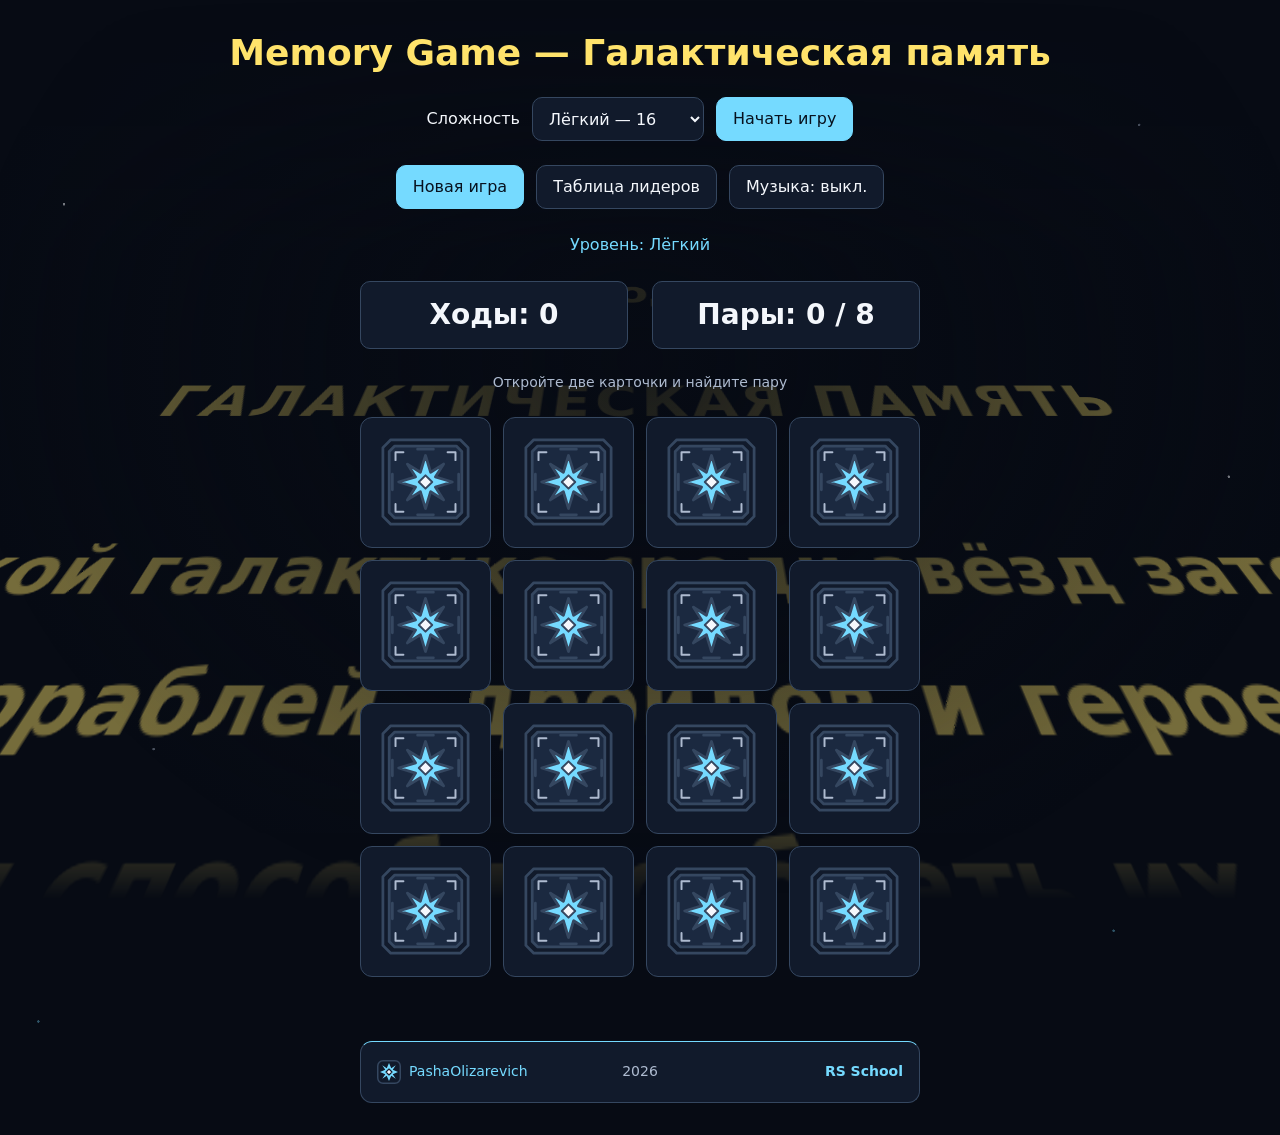
<file: index.html>
<!doctype html>
<html lang="ru">
  <head>
    <meta charset="UTF-8" />
    <meta name="viewport" content="width=device-width, initial-scale=1.0" />
    <meta name="description" content="Memory Game — игра на поиск пар карточек." />
    <title>Memory Game</title>
    <link rel="icon" type="image/svg+xml" sizes="any" href="./public/assets/favicon.svg" />
    <link rel="stylesheet" href="./src/styles/style.css" />
  </head>
  <body>
    <script type="module" src="./src/main.js"></script>
  </body>
</html>
</file>
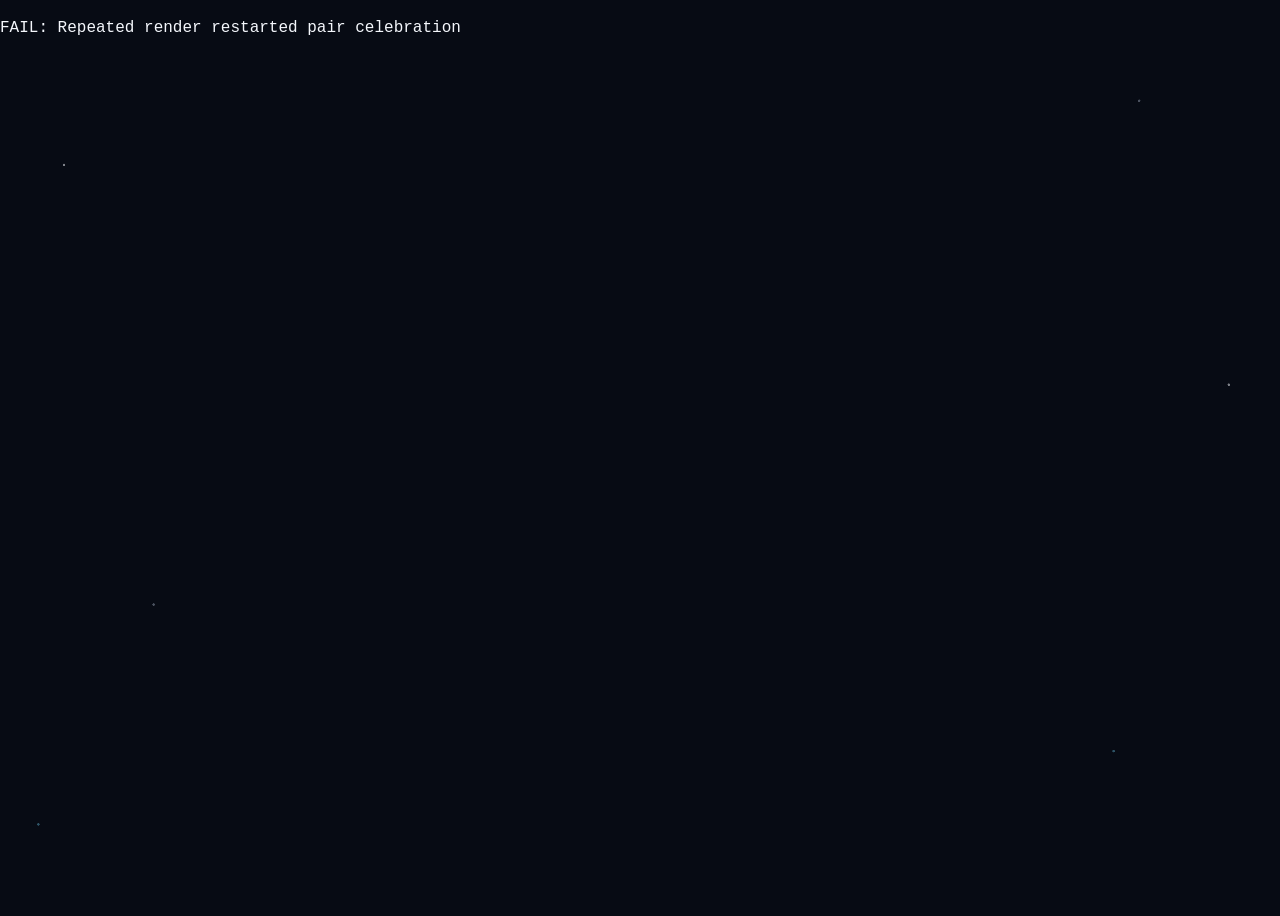
<file: tests/app-view.browser.html>
<!doctype html>
<html lang="ru">
  <head>
    <meta charset="UTF-8">
    <base href="../">
    <title>Memory Game — app-view browser tests</title>
    <link rel="stylesheet" href="./src/styles/style.css">
  </head>
  <body>
    <script type="module">
      import { runAppViewTests } from './tests/app-view.browser.js';

      const result = document.createElement('pre');
      try {
        const { passed } = await runAppViewTests();
        result.dataset.result = 'passed';
        result.textContent = `PASS: ${passed.length} scenarios\n${passed.join('\n')}`;
      } catch (error) {
        result.dataset.result = 'failed';
        result.textContent = `FAIL: ${error.message}`;
        console.error(error);
      }
      document.body.append(result);
    </script>
  </body>
</html>
</file>
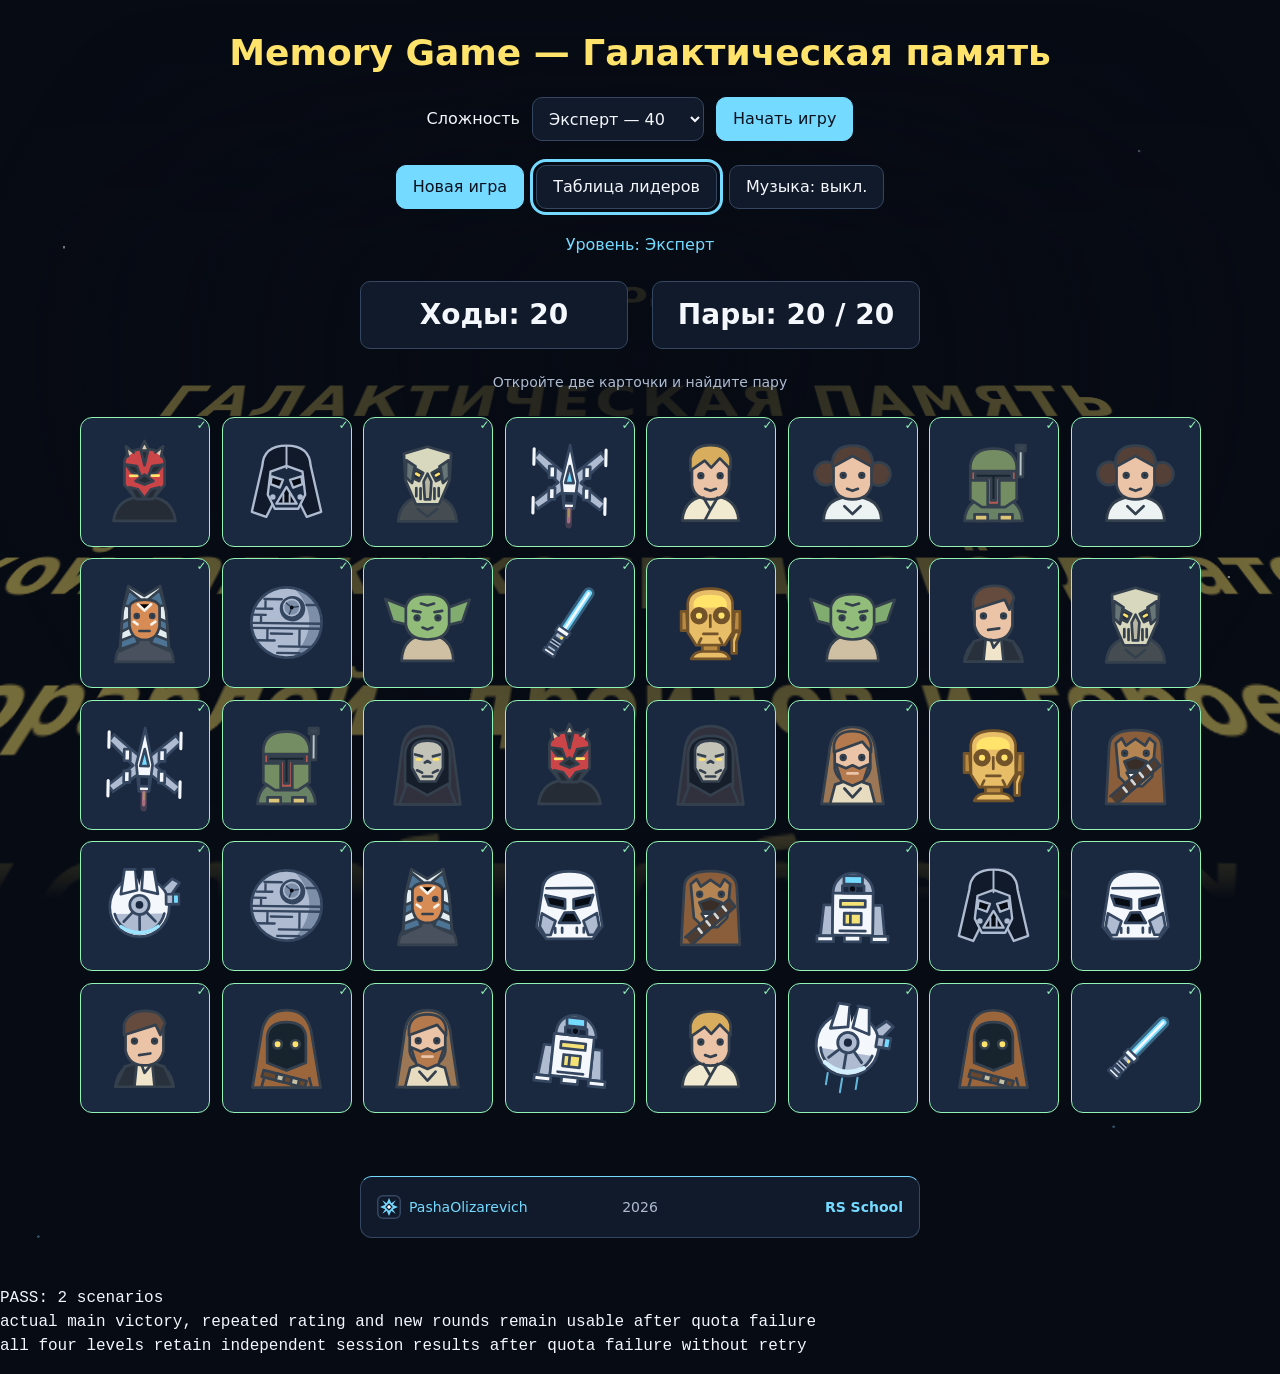
<file: tests/main-storage.browser.html>
<!doctype html>
<html lang="ru">
  <head>
    <meta charset="UTF-8">
    <meta name="viewport" content="width=device-width, initial-scale=1.0">
    <title>Memory Game — main storage failure tests</title>
    <link rel="stylesheet" href="../src/styles/style.css">
    <base href="../">
  </head>
  <body>
    <script type="module">
      import { runMainStorageTests } from './tests/main-storage.browser.js';

      const result = document.createElement('pre');
      try {
        const { passed } = await runMainStorageTests();
        result.dataset.result = 'passed';
        result.textContent = `PASS: ${passed.length} scenarios\n${passed.join('\n')}`;
      } catch (error) {
        result.dataset.result = 'failed';
        result.textContent = `FAIL: ${error.message}`;
        console.error(error);
      }
      document.body.append(result);
    </script>
  </body>
</html>
</file>
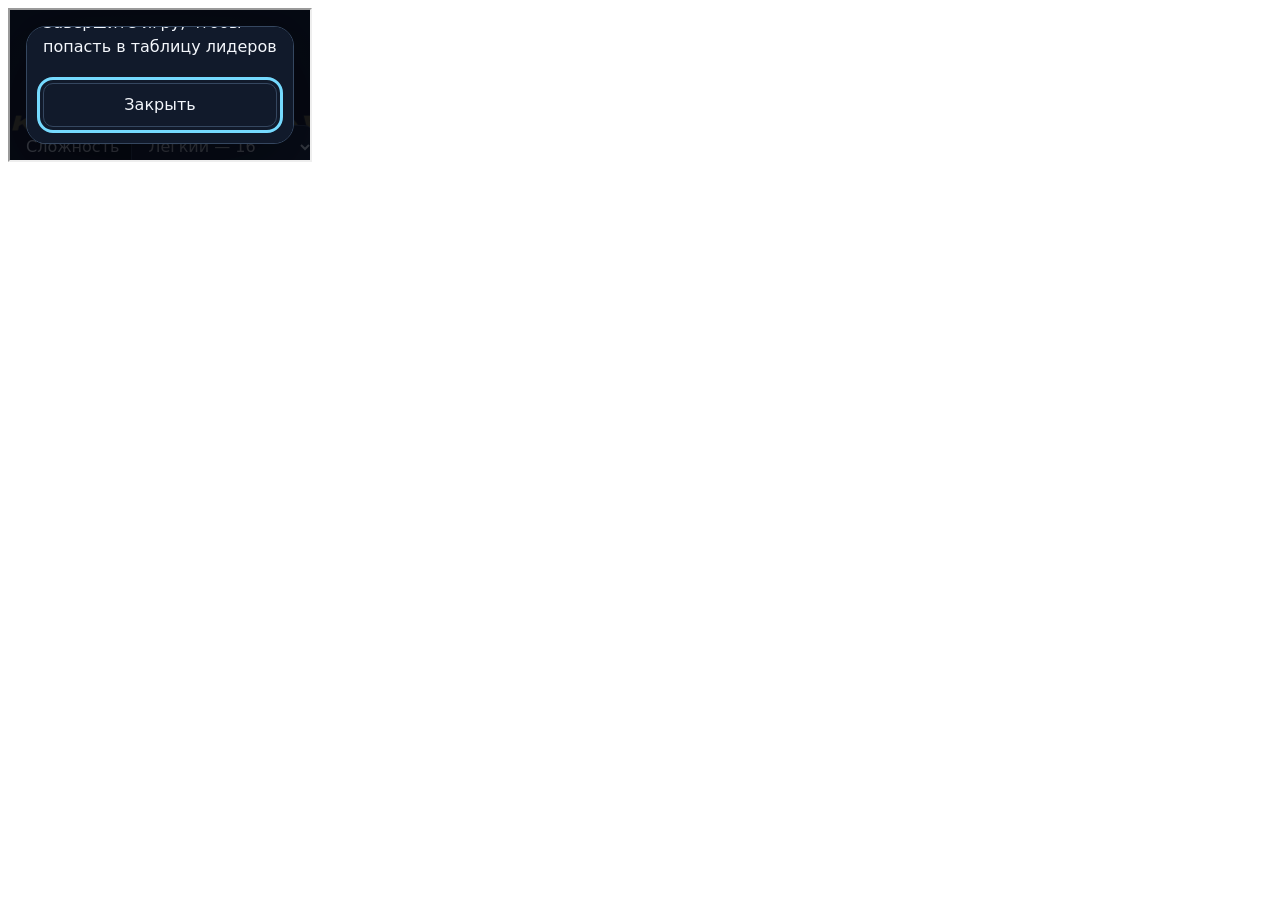
<file: tests/main.browser.html>
<!doctype html>
<html lang="ru">
  <head>
    <meta charset="UTF-8">
    <title>Memory Game — main integration tests</title>
  </head>
  <body>
    <script type="module">
      import { runMainTests } from './main.browser.js';

      const result = document.createElement('pre');
      try {
        const { passed } = await runMainTests();
        result.dataset.result = 'passed';
        result.textContent = `PASS: ${passed.length} scenarios\n${passed.join('\n')}`;
      } catch (error) {
        result.dataset.result = 'failed';
        result.textContent = `FAIL: ${error.message}`;
        console.error(error);
      }
      document.body.append(result);
    </script>
  </body>
</html>
</file>
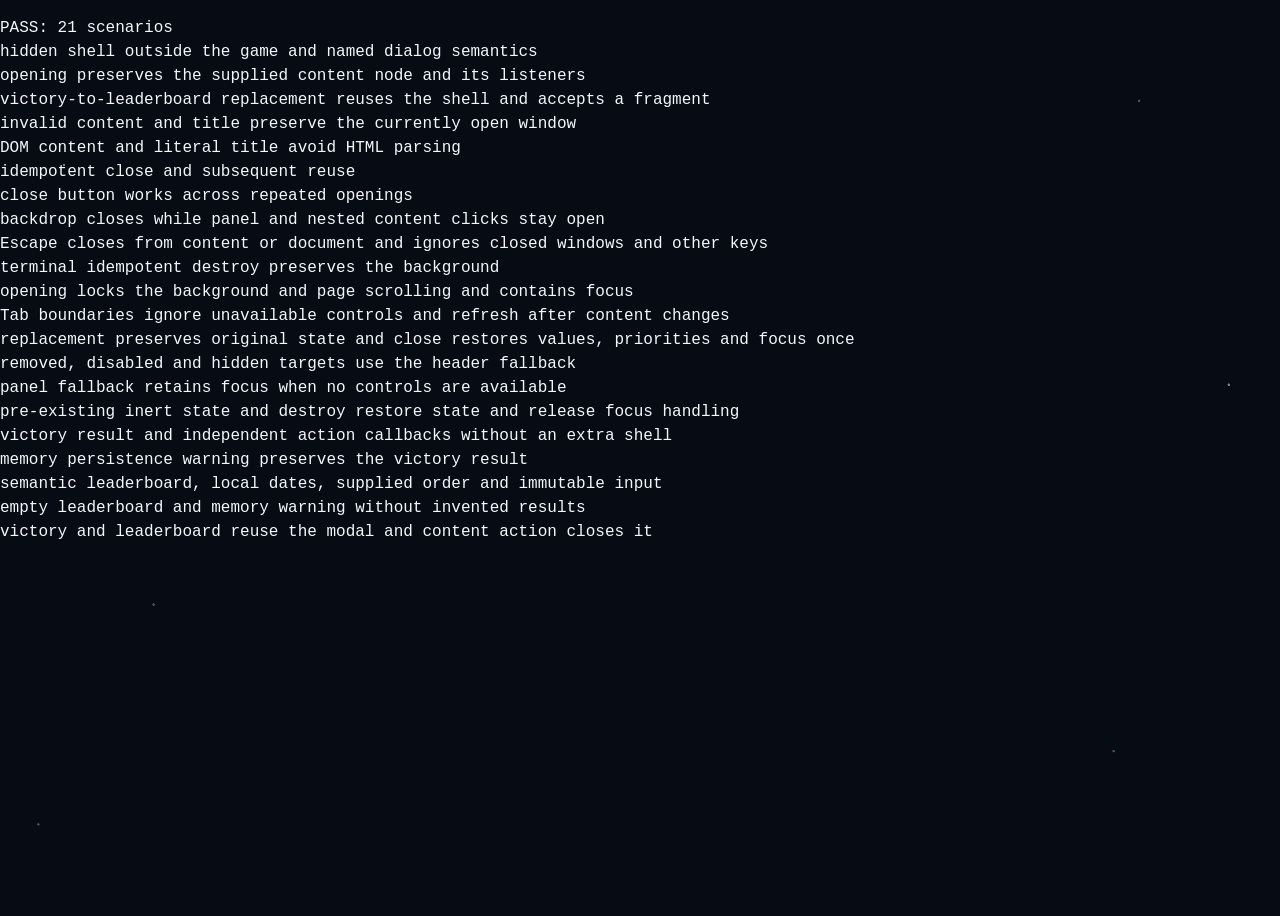
<file: tests/modal.browser.html>
<!doctype html>
<html lang="ru">
  <head>
    <meta charset="UTF-8">
    <meta name="viewport" content="width=device-width, initial-scale=1.0">
    <title>Memory Game — modal shell tests</title>
    <link rel="stylesheet" href="../src/styles/style.css">
  </head>
  <body>
    <script type="module">
      import { runModalTests } from './modal.browser.js';
      import { runModalFocusTests } from './modal-focus.browser.js';
      import { runModalContentTests } from './modal-content.browser.js';

      const result = document.createElement('pre');
      try {
        const passed = [...runModalTests().passed, ...runModalFocusTests().passed, ...runModalContentTests().passed];
        result.dataset.result = 'passed';
        result.textContent = `PASS: ${passed.length} scenarios\n${passed.join('\n')}`;
      } catch (error) {
        result.dataset.result = 'failed';
        result.textContent = `FAIL: ${error.message}`;
        console.error(error);
      }
      document.body.append(result);
    </script>
  </body>
</html>
</file>
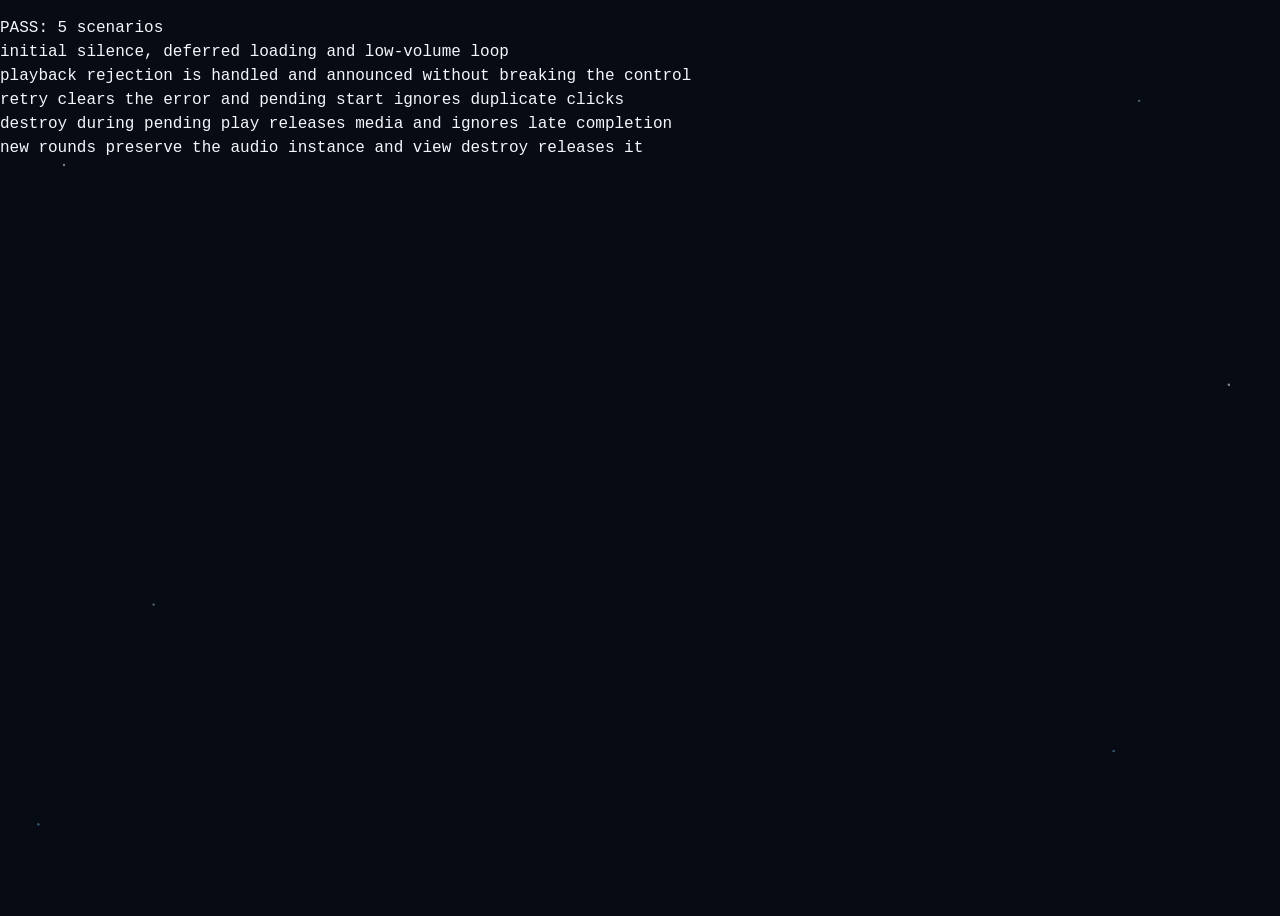
<file: tests/music-control.browser.html>
<!doctype html>
<html lang="ru">
  <head>
    <meta charset="UTF-8">
    <base href="../">
    <title>Memory Game — music control tests</title>
    <link rel="stylesheet" href="./src/styles/style.css">
  </head>
  <body>
    <script type="module">
      import { runMusicControlTests } from './tests/music-control.browser.js';

      const result = document.createElement('pre');
      try {
        const { passed } = await runMusicControlTests();
        result.dataset.result = 'passed';
        result.textContent = `PASS: ${passed.length} scenarios\n${passed.join('\n')}`;
      } catch (error) {
        result.dataset.result = 'failed';
        result.textContent = `FAIL: ${error.message}`;
        console.error(error);
      }
      document.body.append(result);
    </script>
  </body>
</html>
</file>
<file: src/styles/style.css>
:root {
  --color-bg: #070B14;
  --color-surface: #111A2B;
  --color-surface-raised: #1B2940;
  --color-border: #354760;
  --color-text: #F4F7FC;
  --color-text-muted: #AEBBD0;
  --color-title: #FFE36B;
  --color-accent: #75DAFF;
  --color-on-accent: #07111E;
  --color-success: #93F5B5;
  --color-error: #FF9CA8;

  --font-family: system-ui, -apple-system, "Segoe UI", sans-serif;
  --font-size-body: 16px;
  --font-size-title: 36px;
  --font-size-label: 14px;
  --font-size-counter: 28px;
  --line-height-body: 1.5;
  --line-height-title: 1.15;
  --line-height-label: 1.4;
  --line-height-counter: 1.2;
  --font-weight-bold: 700;

  --space-1: 4px;
  --space-2: 8px;
  --space-3: 12px;
  --space-4: 16px;
  --space-5: 24px;
  --space-6: 32px;
  --space-7: 48px;

  --radius-control: 10px;
  --radius-card: 12px;
  --radius-panel: 20px;
}

*,
*::before,
*::after {
  box-sizing: border-box;
}

body {
  min-width: 320px;
  min-height: 100vh;
  margin: 0;
  background-color: var(--color-bg);
  background-image:
    radial-gradient(circle at 5% 18%, rgba(244, 247, 252, 0.5) 0 1px, transparent 1.5px),
    radial-gradient(circle at 12% 66%, rgba(174, 187, 208, 0.4) 0 1px, transparent 1.5px),
    radial-gradient(circle at 3% 90%, rgba(117, 218, 255, 0.35) 0 1px, transparent 1.5px),
    radial-gradient(circle at 89% 11%, rgba(174, 187, 208, 0.4) 0 1px, transparent 1.5px),
    radial-gradient(circle at 96% 42%, rgba(244, 247, 252, 0.5) 0 1px, transparent 1.5px),
    radial-gradient(circle at 87% 82%, rgba(117, 218, 255, 0.35) 0 1px, transparent 1.5px);
  color: var(--color-text);
  font-family: var(--font-family);
  font-size: var(--font-size-body);
  line-height: var(--line-height-body);
}

button {
  font: inherit;
}

button:enabled {
  cursor: pointer;
}

button:disabled {
  cursor: default;
}

button:focus-visible,
select:focus-visible {
  outline: 3px solid var(--color-accent);
  outline-offset: 3px;
}

.app {
  position: relative;
  isolation: isolate;
  display: flex;
  flex-direction: column;
  gap: var(--space-5);
  width: 100%;
  max-width: 1200px;
  margin-inline: auto;
  padding: var(--space-6);
}

.crawl-background {
  position: fixed;
  inset: 0;
  z-index: -1;
  overflow: hidden;
  pointer-events: none;
  user-select: none;
  mask-image: linear-gradient(transparent, #000 28%, #000 85%, transparent);
}

.crawl-background::after {
  content: "";
  position: absolute;
  inset: 0;
  background: radial-gradient(ellipse at 50% 40%, rgba(7, 11, 20, 0.85), transparent 75%);
}

.crawl-text {
  position: absolute;
  top: 30%;
  left: 50%;
  width: min(150vw, 1200px);
  color: var(--color-title);
  font-size: clamp(26px, 3.5vw, 48px);
  font-weight: var(--font-weight-bold);
  line-height: 1.7;
  text-align: justify;
  transform-origin: 50% 0;
  transform: translateX(-50%) perspective(700px) rotateX(55deg);
  opacity: 0.45;
}

.crawl-roll {
  animation: opening-crawl 110s linear -18s infinite;
}

.crawl-pass {
  display: flow-root;
}

.crawl-text p {
  margin: 0 0 1.5em;
}

.crawl-episode,
.crawl-title {
  text-align: center;
}

.crawl-title {
  letter-spacing: 0.08em;
}

@keyframes opening-crawl {
  from {
    transform: translateY(0);
  }
  to {
    transform: translateY(-50%);
  }
}

.app-header {
  display: flex;
  flex-direction: column;
  align-items: center;
  gap: var(--space-5);
}

.app-title {
  margin: 0;
  color: var(--color-title);
  font-size: var(--font-size-title);
  font-weight: var(--font-weight-bold);
  line-height: var(--line-height-title);
  text-align: center;
}

.app-actions {
  display: flex;
  flex-wrap: wrap;
  justify-content: center;
  gap: var(--space-3);
}

.music-control {
  display: flex;
  flex-direction: column;
  gap: var(--space-2);
}

.music-button[aria-pressed="true"] {
  border-color: var(--color-accent);
  color: var(--color-accent);
}

.music-status {
  max-width: 260px;
  margin: 0;
  color: var(--color-error);
  font-size: var(--font-size-label);
  line-height: var(--line-height-label);
}

.music-status:empty {
  display: none;
}

.game-counters {
  display: grid;
  grid-template-columns: repeat(2, minmax(0, 1fr));
  gap: var(--space-5);
  width: 100%;
  max-width: 560px;
  margin-inline: auto;
}

.game-instruction,
.game-card-fallback {
  color: var(--color-text-muted);
  font-size: var(--font-size-label);
  line-height: var(--line-height-label);
}

.game-instruction {
  margin: 0;
  text-align: center;
}

.game-counter {
  margin: 0;
  padding: var(--space-4);
  border: 1px solid var(--color-border);
  border-radius: var(--radius-control);
  background-color: var(--color-surface);
  font-size: var(--font-size-counter);
  font-weight: var(--font-weight-bold);
  font-variant-numeric: tabular-nums;
  line-height: var(--line-height-counter);
  text-align: center;
}

.button {
  min-height: 44px;
  padding: var(--space-2) var(--space-4);
  border: 1px solid var(--color-border);
  border-radius: var(--radius-control);
  background-color: var(--color-surface);
  color: var(--color-text);
}

.button-primary {
  border-color: var(--color-accent);
  background-color: var(--color-accent);
  color: var(--color-on-accent);
}

.game-board {
  display: grid;
  grid-template-columns: repeat(var(--board-columns, 4), minmax(0, 1fr));
  gap: var(--space-3);
  width: 100%;
  max-width: var(--board-max-width, 560px);
  margin-inline: auto;
}

.app-footer {
  display: grid;
  grid-template-columns: minmax(0, 1fr) auto minmax(0, 1fr);
  align-items: center;
  gap: var(--space-4);
  width: 100%;
  max-width: 560px;
  margin: calc(var(--space-5) + var(--space-4)) auto 0;
  padding: var(--space-2) var(--space-4);
  border: 1px solid var(--color-border);
  border-top-color: var(--color-accent);
  border-radius: var(--radius-card);
  background-color: var(--color-surface);
  font-size: var(--font-size-label);
}

.footer-link {
  display: inline-flex;
  align-items: center;
  gap: var(--space-2);
  min-height: 44px;
  min-width: 0;
  color: var(--color-accent);
  text-decoration: none;
  text-underline-offset: 4px;
  border-radius: var(--space-1);
}

.footer-author {
  justify-self: start;
}

.footer-author img {
  flex-shrink: 0;
}

.footer-school {
  justify-self: end;
  font-weight: var(--font-weight-bold);
  white-space: nowrap;
}

.footer-year {
  color: var(--color-text-muted);
  font-variant-numeric: tabular-nums;
}

.footer-link:hover {
  color: var(--color-text);
  text-decoration: underline;
}

.footer-link:focus-visible {
  outline: 3px solid var(--color-accent);
  outline-offset: 3px;
}

@media (max-width: 480px) {
  .app-footer {
    grid-template-columns: auto auto auto;
    justify-content: space-between;
    gap: var(--space-2);
    padding-inline: var(--space-2);
    font-size: 12px;
  }

  .footer-link {
    gap: var(--space-1);
    white-space: nowrap;
  }

  .footer-author img {
    width: 20px;
    height: 20px;
  }
}

.game-card {
  position: relative;
  display: grid;
  place-items: center;
  width: 100%;
  min-width: 0;
  min-height: 0;
  aspect-ratio: 1;
  padding: 0;
  border: 0;
  border-radius: var(--radius-card);
  background-color: transparent;
  color: var(--color-text);
  perspective: 800px;
}

.game-card-inner {
  position: absolute;
  inset: 0;
  transform-style: preserve-3d;
  transition: transform 300ms ease-in-out;
}

.game-card[data-status="open"] .game-card-inner,
.game-card[data-status="matched"] .game-card-inner {
  transform: rotateY(180deg);
}

.game-card-side {
  position: absolute;
  inset: 0;
  display: grid;
  place-items: center;
  border: 1px solid var(--color-border);
  border-radius: var(--radius-card);
  background-color: var(--color-surface);
  backface-visibility: hidden;
}

.game-card-face {
  transform: rotateY(180deg);
  background-color: var(--color-surface-raised);
}

.game-card[data-status="open"] .game-card-face {
  border-color: var(--color-accent);
}

.game-card[data-status="matched"] .game-card-face {
  border-color: var(--color-success);
  animation: pair-glow 650ms ease-out 160ms;
}

.game-card[data-status="matched"] .game-card-image {
  animation: pair-celebration 650ms ease-out 160ms;
}

@keyframes pair-celebration {
  30% { transform: translateY(-5%) scale(1.12) rotate(-6deg); }
  65% { transform: translateY(-2%) scale(1.06) rotate(5deg); }
  100% { transform: none; }
}

@keyframes pair-glow {
  35% { box-shadow: inset 0 0 18px rgba(185, 255, 206, 0.35); }
  100% { box-shadow: none; }
}

.game-card[data-status="matched"] .game-card-face::after {
  content: "✓" / "";
  position: absolute;
  top: 0;
  right: 0;
  display: grid;
  place-items: center;
  width: 11%;
  height: 11%;
  color: var(--color-success);
  font-size: clamp(6px, 1vw, 12px);
  font-weight: var(--font-weight-bold);
  line-height: 1;
  pointer-events: none;
}

@media (hover: hover) and (pointer: fine) {
  .game-card[data-status="closed"]:enabled:hover .game-card-back {
    border-color: var(--color-accent);
  }

  .button-secondary:enabled:hover {
    background-color: var(--color-surface-raised);
    border-color: var(--color-accent);
  }

  .button-primary:enabled:hover {
    box-shadow: 0 0 0 2px var(--color-accent);
  }
}

.game-card-image,
.game-card-back-image {
  width: 78%;
  height: 78%;
  object-fit: contain;
}

.game-card-fallback {
  max-width: 90%;
  overflow-wrap: anywhere;
  text-align: center;
}

.game-card[data-status="matched"] .game-card-fallback {
  max-width: 78%;
}

.modal-overlay:not([hidden]) {
  position: fixed;
  inset: 0;
  z-index: 10;
  display: grid;
  place-items: center;
  padding: var(--space-4);
  background-color: rgba(7, 11, 20, 0.8);
}

.modal-panel {
  width: 100%;
  max-width: 480px;
  max-height: calc(100vh - 32px);
  max-height: calc(100dvh - 32px);
  overflow-y: auto;
  overscroll-behavior: contain;
  scrollbar-color: var(--color-border) var(--color-surface);
  scrollbar-width: thin;
  padding: var(--space-5);
  border: 1px solid var(--color-border);
  border-radius: var(--radius-panel);
  background-color: var(--color-surface);
  box-shadow: 0 24px 80px rgba(0, 0, 0, 0.45);
}

.modal-header {
  display: flex;
  align-items: flex-start;
  gap: var(--space-3);
  margin-bottom: var(--space-4);
}

.modal-title {
  flex: 1;
  min-width: 0;
  margin: 0;
  color: var(--color-title);
  font-size: 24px;
  line-height: var(--line-height-title);
  overflow-wrap: anywhere;
}

.modal-close {
  flex: 0 0 44px;
  width: 44px;
  padding: 0;
  font-size: 28px;
  line-height: 1;
}

@media (hover: hover) and (pointer: fine) {
  .modal-close:enabled:hover {
    border-color: var(--color-accent);
  }
}

.modal-description,
.leaderboard-empty,
.modal-persistence {
  margin: 0;
}

.modal-description {
  color: var(--color-text-muted);
}

.victory-result {
  margin: var(--space-3) 0 0;
  color: var(--color-success);
  font-size: var(--font-size-counter);
  font-weight: var(--font-weight-bold);
  font-variant-numeric: tabular-nums;
}

.leaderboard-empty {
  margin-top: var(--space-4);
}

.modal-persistence {
  margin-top: var(--space-4);
  color: var(--color-text-muted);
  font-size: var(--font-size-label);
  line-height: var(--line-height-label);
}

.modal-actions {
  display: flex;
  flex-wrap: wrap;
  gap: var(--space-3);
  margin-top: var(--space-5);
}

.leaderboard-table {
  width: 100%;
  border-collapse: collapse;
  font-variant-numeric: tabular-nums;
}

.leaderboard-table caption {
  margin-bottom: var(--space-4);
  text-align: left;
}

.leaderboard-table th,
.leaderboard-table td {
  padding: var(--space-2) var(--space-1);
  border-bottom: 1px solid var(--color-border);
  text-align: center;
}

.leaderboard-table th {
  color: var(--color-text-muted);
  font-weight: var(--font-weight-bold);
}

.leaderboard-table td:last-child {
  white-space: nowrap;
}

@media (max-width: 767px) {
  :root {
    --font-size-title: 24px;
    --font-size-counter: 20px;
  }

  .app {
    gap: var(--space-4);
    padding: var(--space-4);
  }

  .app-footer {
    margin-top: var(--space-6);
  }

  .app-header {
    gap: var(--space-4);
  }

  .app-title {
    overflow-wrap: anywhere;
  }

  .app-actions {
    flex-direction: column;
    gap: var(--space-2);
    width: 100%;
  }

  .button {
    width: 100%;
  }

  .game-counters {
    gap: var(--space-3);
  }

  .game-counter {
    padding: var(--space-2);
    overflow-wrap: anywhere;
  }

  .game-board {
    gap: var(--space-2);
  }

  .game-card-fallback {
    font-size: 11px;
    line-height: 1.2;
  }

  .modal-panel {
    padding: var(--space-4);
  }

  .modal-close {
    width: 44px;
  }

  .modal-actions {
    flex-direction: column;
    gap: var(--space-2);
  }
}

@media (prefers-reduced-motion: reduce) {
  .crawl-background {
    display: none;
  }

  *,
  *::before,
  *::after {
    animation: none !important;
    transition: none !important;
    scroll-behavior: auto !important;
  }
}

.difficulty-controls, .leaderboard-controls {
  display: flex;
  align-items: center;
  justify-content: center;
  flex-wrap: wrap;
  gap: var(--space-3);
}
.difficulty-select {
  min-width: 0;
  max-width: 100%;
  min-height: 44px;
  padding: var(--space-2) var(--space-3);
  border: 1px solid var(--color-border);
  border-radius: var(--radius-control);
  background: var(--color-surface);
  color: var(--color-text);
  font: inherit;
}
.active-difficulty {
  grid-column: 1 / -1;
  margin: 0;
  text-align: center;
  color: var(--color-accent);
}
.leaderboard-controls { margin-bottom: var(--space-4); }
.victory-difficulty { margin: var(--space-3) 0 0; }
@media (max-width: 767px) {
  .game-board { grid-template-columns: repeat(4, minmax(0, 1fr)); }
  .difficulty-controls { width: 100%; }
  .difficulty-controls .difficulty-select { flex: 1; }
}
</file>
